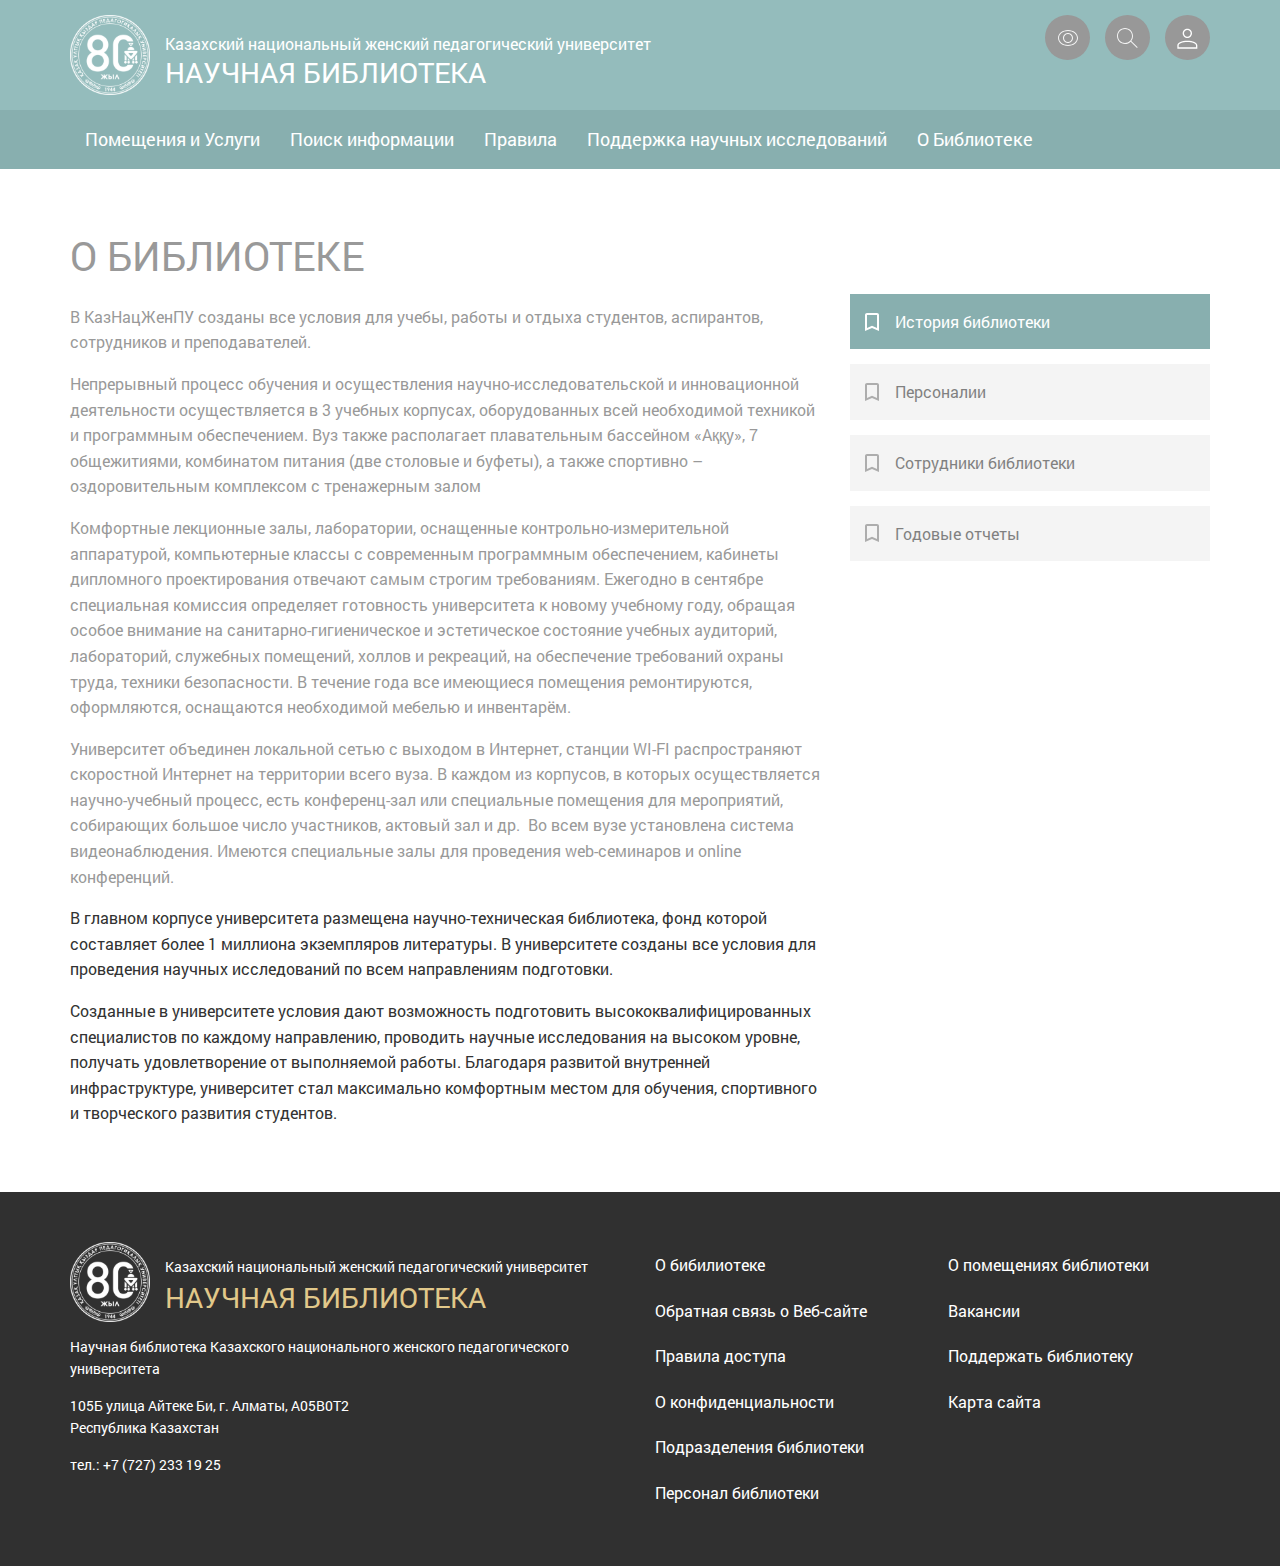
<file: index.html>
<!DOCTYPE html>
<!--[if lt IE 7 ]><html class="ie ie6" lang="en"> <![endif]-->
<!--[if IE 7 ]><html class="ie ie7" lang="en"> <![endif]-->
<!--[if IE 8 ]><html class="ie ie8" lang="en"> <![endif]-->
<!--[if (gte IE 9)|!(IE)]><!--><html lang="ru"> <!--<![endif]-->

<head>

	<meta charset="utf-8">

	<title>QzyPU Library</title>
	<meta name="description" content="">

	<link rel="shortcut icon" href="img/favicon/favicon.ico" type="image/x-icon">
	<link rel="apple-touch-icon" href="img/favicon/apple-touch-icon.png">
	<link rel="apple-touch-icon" sizes="72x72" href="img/favicon/apple-touch-icon-72x72.png">
	<link rel="apple-touch-icon" sizes="114x114" href="img/favicon/apple-touch-icon-114x114.png">

	<meta http-equiv="X-UA-Compatible" content="IE=edge">
	<meta name="viewport" content="width=device-width, initial-scale=1, maximum-scale=1">

	<link rel="stylesheet" href="libs/bootstrap/css/bootstrap-grid.min.css">
	<link rel="stylesheet" href="libs/animate/animate.css">

	<link rel="stylesheet" href="css/fonts.css">
	<link rel="stylesheet" href="css/main.css">
	<link rel="stylesheet" href="css/media.css">

	<script src="libs/modernizr/modernizr.js"></script>

</head>

<body>

	<header class="header">
		<div class="container">
			<div class="row">
				<div class="col-md-8">
					<div class="logo-wrap">
						<img src="img/qzypu-logo-w.svg" alt="QyzPU Lirary">
						<div class="logo-text">
							<p>Казахский национальный женский педагогический университет</p>
							<div class="name">Научная библиотека</div>
						</div>
					</div>
				</div>
				<div class="col-md-4">
					<div class="btn-wrap">
						<a href="#" class="icon eye"></a>
						<a href="#" class="icon search"></a>
						<a href="#" class="icon login"></a>
					</div>
				</div>
			</div>
		</div>
	</header>
	<nav class="nav">
		<div class="container">
			<div class="row">
				<div class="col-md-12">
					<ul class="menu">
						<li><a href="#">Помещения и Услуги</a></li>
						<li><a href="#">Поиск информации</a></li>
						<li><a href="#">Правила</a></li>
						<li><a href="#">Поддержка научных исследований</a></li>
						<li><a href="#">О Библиотеке</a></li>
					</ul>
				</div>
			</div>
		</div>
	</nav>
	<div class="page page-info">
		<div class="container">
			<div class="row">
				<div class="col-md-8">
					<div class="content-wrap">
						<div class="h4 title">О Библиотеке</div>
						<p>В КазНацЖенПУ созданы все условия для учебы, работы и отдыха студентов, аспирантов, сотрудников и преподавателей.</p>
						<p>Непрерывный процесс обучения и осуществления научно-исследовательской и инновационной деятельности осуществляется в 3 учебных корпусах, оборудованных всей необходимой техникой и программным обеспечением. Вуз также располагает плавательным бассейном «Аққу», 7 общежитиями, комбинатом питания (две столовые и буфеты), а также спортивно – оздоровительным комплексом с тренажерным залом</p>
						<p>Комфортные лекционные залы, лаборатории, оснащенные контрольно-измерительной аппаратурой, компьютерные классы с современным программным обеспечением, кабинеты дипломного проектирования отвечают самым строгим требованиям. Ежегодно в сентябре специальная комиссия определяет готовность университета к новому учебному году, обращая особое внимание на санитарно-гигиеническое и эстетическое состояние учебных аудиторий, лабораторий, служебных помещений, холлов и рекреаций, на обеспечение требований охраны труда, техники безопасности. В течение года все имеющиеся помещения ремонтируются, оформляются, оснащаются необходимой мебелью и инвентарём.</p>
						<p>Университет объединен локальной сетью с выходом в Интернет, станции WI-FI распространяют скоростной Интернет на территории всего вуза. В каждом из корпусов, в которых осуществляется научно-учебный процесс, есть конференц-зал или специальные помещения для мероприятий, собирающих большое число участников, актовый зал и др.  Во всем вузе установлена система видеонаблюдения. Имеются специальные залы для проведения web-семинаров и online конференций.</p>
						<p>В главном корпусе университета размещена научно-техническая библиотека, фонд которой составляет более 1 миллиона экземпляров литературы. В университете созданы все условия для проведения научных исследований по всем направлениям подготовки.</p>
						<p>Созданные в университете условия дают возможность подготовить высококвалифицированных специалистов по каждому направлению, проводить научные исследования на высоком уровне, получать удовлетворение от выполняемой работы. Благодаря развитой внутренней инфраструктуре, университет стал максимально комфортным местом для обучения, спортивного и творческого развития студентов.</p>
					</div>
				</div>
				<div class="col-md-4">
					<aside class="sidebar-wrap">
						<ul class="menu">
							<li class="active"><a href="#">История библиотеки</a></li>
							<li><a href="#">Персоналии</a></li>
							<li><a href="#">Сотрудники библиотеки</a></li>
							<li><a href="#">Годовые отчеты</a></li>
						</ul>
					</aside>
				</div>
			</div>
		</div>
	</div>

	<footer class="footer">
		<div class="container">
			<div class="row">
				<div class="col-md-6">
					<div class="logo-wrap">
						<img src="img/qzypu-logo-w.svg" alt="QyzPU Lirary">
						<div class="logo-text">
							<p>Казахский национальный женский педагогический университет</p>
							<div class="name">Научная библиотека</div>
						</div>
					</div>
					<div class="bottom-info">
						<p>Научная библиотека Казахского национального женского педагогического университета</p>
						<p>105Б улица Айтеке Би, г. Алматы, A05B0T2 <br>
							Республика Казахстан</p>
						<p>тел.: <a href="tel:+77272331925">+7 (727) 233 19 25</a></p>
					</div>
				</div>
				<div class="col-md-3">
					<div class="bottom-menu-wrap">
						<ul class="menu">
							<li><a href="#">О бибилиотеке</a></li>
							<li><a href="#">Обратная связь о Веб-сайте</a></li>
							<li><a href="#">Правила доступа</a></li>
							<li><a href="#">О конфиденциальности</a></li>
							<li><a href="#">Подразделения библиотеки</a></li>
							<li><a href="#">Персонал библиотеки</a></li>
						</ul>
					</div>
				</div>
				<div class="col-md-3">
					<div class="bottom-menu-wrap">
						<ul class="menu">
							<li><a href="#">О помещениях библиотеки</a></li>
							<li><a href="#">Вакансии</a></li>
							<li><a href="#">Поддержать библиотеку</a></li>
							<li><a href="#">Карта сайта</a></li>
						</ul>
					</div>
				</div>
			</div>
		</div>
	</footer>
	<div class="hidden"></div>

	<div class="loader">
		<div class="loader_inner"></div>
	</div>

	<!--[if lt IE 9]>
	<script src="libs/html5shiv/es5-shim.min.js"></script>
	<script src="libs/html5shiv/html5shiv.min.js"></script>
	<script src="libs/html5shiv/html5shiv-printshiv.min.js"></script>
	<script src="libs/respond/respond.min.js"></script>
	<![endif]-->
	
	<script src="libs/jquery/jquery-1.11.2.min.js"></script>
	<script src="libs/waypoints/waypoints.min.js"></script>
	<script src="libs/animate/animate-css.js"></script>
	<script src="libs/plugins-scroll/plugins-scroll.js"></script>
	
	<script src="js/common.js"></script>
	
</body>
</html>
</file>
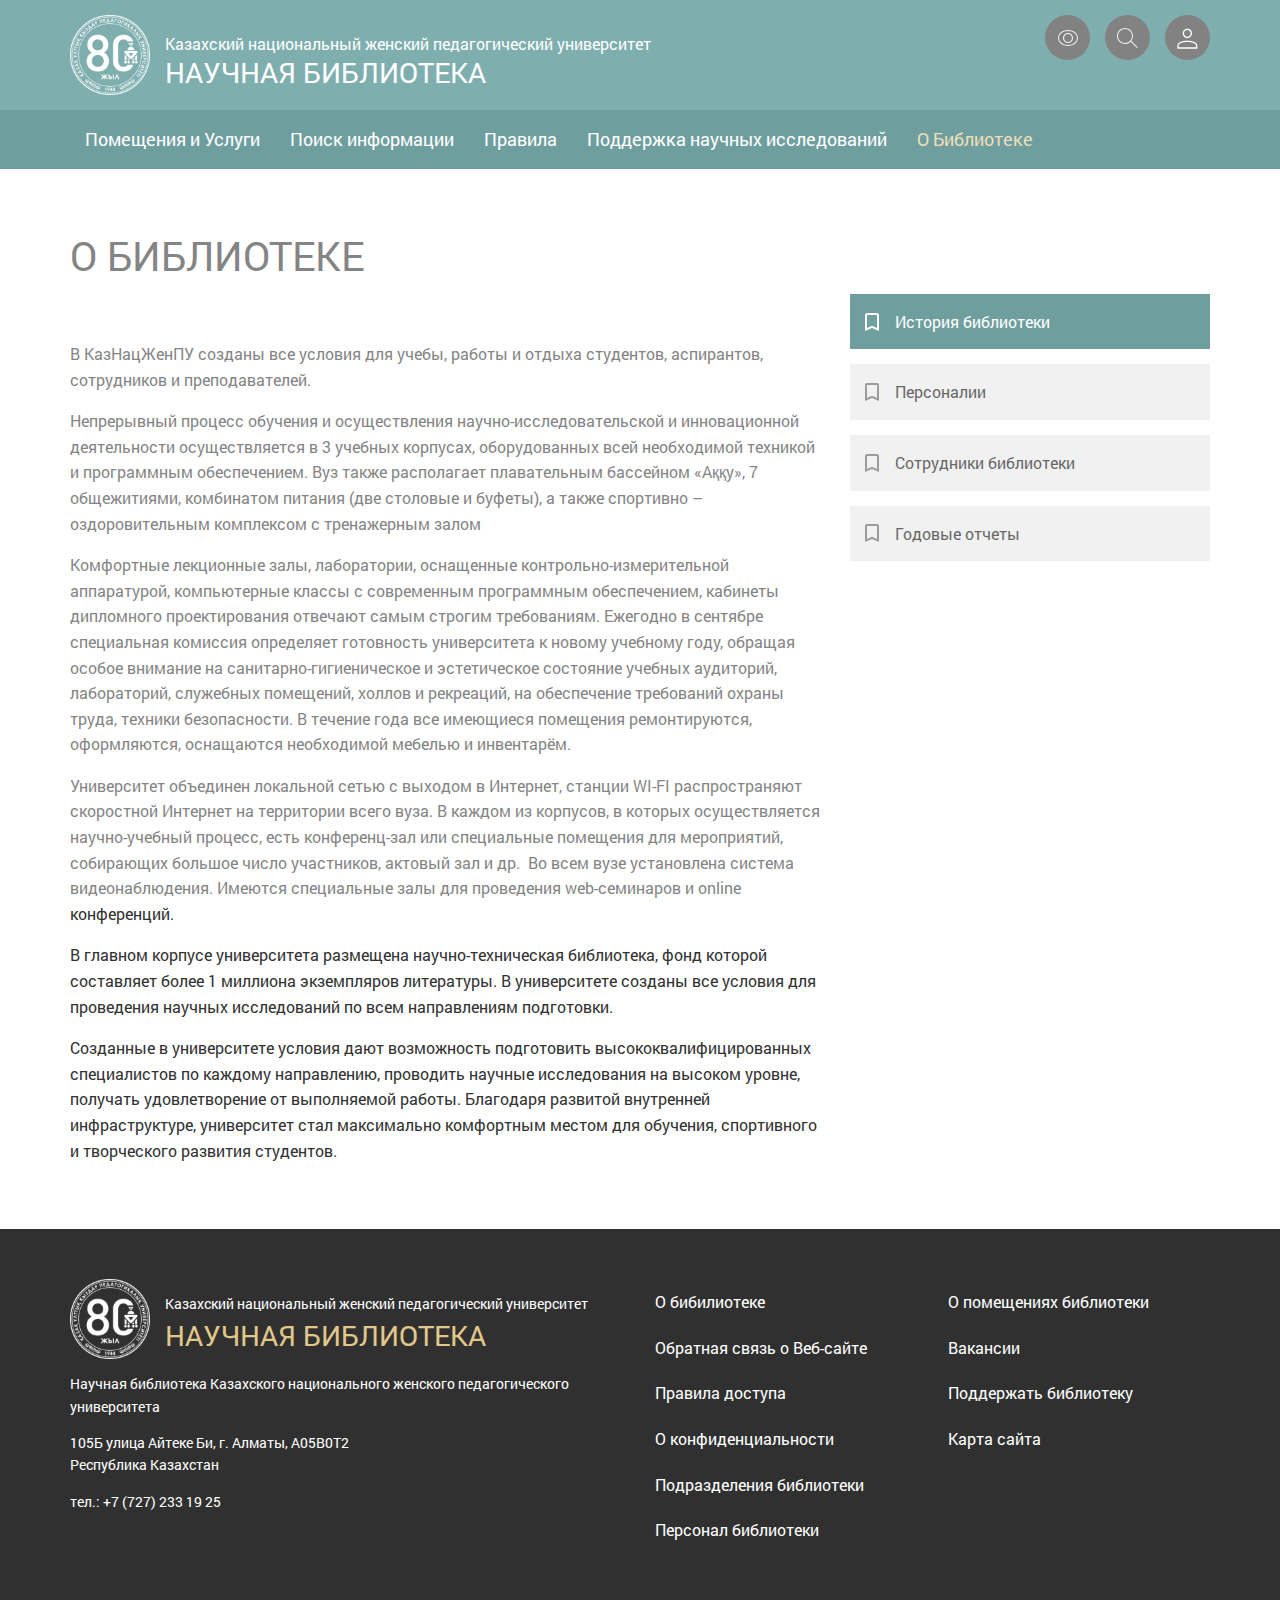
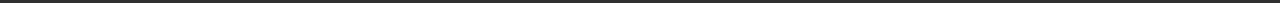
<file: about.html>
<!DOCTYPE html>
<!--[if lt IE 7 ]><html class="ie ie6" lang="en"> <![endif]-->
<!--[if IE 7 ]><html class="ie ie7" lang="en"> <![endif]-->
<!--[if IE 8 ]><html class="ie ie8" lang="en"> <![endif]-->
<!--[if (gte IE 9)|!(IE)]><!--><html lang="ru"> <!--<![endif]-->

<head>

	<meta charset="utf-8">

	<title>QzyPU Library</title>
	<meta name="description" content="">

	<link rel="shortcut icon" href="img/favicon/favicon.ico" type="image/x-icon">
	<link rel="apple-touch-icon" href="img/favicon/apple-touch-icon.png">
	<link rel="apple-touch-icon" sizes="72x72" href="img/favicon/apple-touch-icon-72x72.png">
	<link rel="apple-touch-icon" sizes="114x114" href="img/favicon/apple-touch-icon-114x114.png">

	<meta http-equiv="X-UA-Compatible" content="IE=edge">
	<meta name="viewport" content="width=device-width, initial-scale=1, maximum-scale=1">

	<link rel="stylesheet" href="libs/bootstrap/css/bootstrap-grid.min.css">
	<link rel="stylesheet" href="libs/animate/animate.css">

	<link rel="stylesheet" href="css/fonts.css">
	<link rel="stylesheet" href="css/main.css">
	<link rel="stylesheet" href="css/media.css">

	<script src="libs/modernizr/modernizr.js"></script>

</head>

<body>

	<header class="header">
		<div class="container">
			<div class="row">
				<div class="col-md-8">
					<div class="logo-wrap">
						<a href="index.html"><img src="img/qzypu-logo-w.svg" alt="QyzPU Lirary"></a>
						<div class="logo-text">
							<p>Казахский национальный женский педагогический университет</p>
							<div class="name">Научная библиотека</div>
						</div>
					</div>
				</div>
				<div class="col-md-4">
					<div class="btn-wrap">
						<a href="#" class="icon eye"></a>
						<a href="#" class="icon search"></a>
						<a href="#" class="icon login"></a>
					</div>
				</div>
			</div>
		</div>
	</header>
	<nav class="nav">
		<div class="container">
			<div class="row">
				<div class="col-md-12">
					<ul class="menu">
						<li><a href="#">Помещения и Услуги</a></li>
						<li><a href="#">Поиск информации</a></li>
						<li><a href="#">Правила</a></li>
						<li><a href="#">Поддержка научных исследований</a></li>
						<li class="active"><a href="about.html">О Библиотеке</a></li>
					</ul>
				</div>
			</div>
		</div>
	</nav>
	<div class="page page-info">
		<div class="container">
			<div class="row">
				<div class="col-md-8">
					<div class="content-wrap">
						<h4 class="title">О Библиотеке</h4>
						<p>В КазНацЖенПУ созданы все условия для учебы, работы и отдыха студентов, аспирантов, сотрудников и преподавателей.</p>
						<p>Непрерывный процесс обучения и осуществления научно-исследовательской и инновационной деятельности осуществляется в 3 учебных корпусах, оборудованных всей необходимой техникой и программным обеспечением. Вуз также располагает плавательным бассейном «Аққу», 7 общежитиями, комбинатом питания (две столовые и буфеты), а также спортивно – оздоровительным комплексом с тренажерным залом</p>
						<p>Комфортные лекционные залы, лаборатории, оснащенные контрольно-измерительной аппаратурой, компьютерные классы с современным программным обеспечением, кабинеты дипломного проектирования отвечают самым строгим требованиям. Ежегодно в сентябре специальная комиссия определяет готовность университета к новому учебному году, обращая особое внимание на санитарно-гигиеническое и эстетическое состояние учебных аудиторий, лабораторий, служебных помещений, холлов и рекреаций, на обеспечение требований охраны труда, техники безопасности. В течение года все имеющиеся помещения ремонтируются, оформляются, оснащаются необходимой мебелью и инвентарём.</p>
						<p>Университет объединен локальной сетью с выходом в Интернет, станции WI-FI распространяют скоростной Интернет на территории всего вуза. В каждом из корпусов, в которых осуществляется научно-учебный процесс, есть конференц-зал или специальные помещения для мероприятий, собирающих большое число участников, актовый зал и др.  Во всем вузе установлена система видеонаблюдения. Имеются специальные залы для проведения web-семинаров и online конференций.</p>
						<p>В главном корпусе университета размещена научно-техническая библиотека, фонд которой составляет более 1 миллиона экземпляров литературы. В университете созданы все условия для проведения научных исследований по всем направлениям подготовки.</p>
						<p>Созданные в университете условия дают возможность подготовить высококвалифицированных специалистов по каждому направлению, проводить научные исследования на высоком уровне, получать удовлетворение от выполняемой работы. Благодаря развитой внутренней инфраструктуре, университет стал максимально комфортным местом для обучения, спортивного и творческого развития студентов.</p>
					</div>
				</div>
				<div class="col-md-4">
					<aside class="sidebar-wrap">
						<ul class="menu">
							<li class="active"><a href="#">История библиотеки</a></li>
							<li><a href="#">Персоналии</a></li>
							<li><a href="#">Сотрудники библиотеки</a></li>
							<li><a href="#">Годовые отчеты</a></li>
						</ul>
					</aside>
				</div>
			</div>
		</div>
	</div>

	<footer class="footer">
		<div class="container">
			<div class="row">
				<div class="col-md-6">
					<div class="logo-wrap">
						<img src="img/qzypu-logo-w.svg" alt="QyzPU Lirary">
						<div class="logo-text">
							<p>Казахский национальный женский педагогический университет</p>
							<div class="name">Научная библиотека</div>
						</div>
					</div>
					<div class="bottom-info">
						<p>Научная библиотека Казахского национального женского педагогического университета</p>
						<p>105Б улица Айтеке Би, г. Алматы, A05B0T2 <br>
							Республика Казахстан</p>
						<p>тел.: <a href="tel:+77272331925">+7 (727) 233 19 25</a></p>
					</div>
				</div>
				<div class="col-md-3">
					<div class="bottom-menu-wrap">
						<ul class="menu">
							<li><a href="#">О бибилиотеке</a></li>
							<li><a href="#">Обратная связь о Веб-сайте</a></li>
							<li><a href="#">Правила доступа</a></li>
							<li><a href="#">О конфиденциальности</a></li>
							<li><a href="#">Подразделения библиотеки</a></li>
							<li><a href="#">Персонал библиотеки</a></li>
						</ul>
					</div>
				</div>
				<div class="col-md-3">
					<div class="bottom-menu-wrap">
						<ul class="menu">
							<li><a href="#">О помещениях библиотеки</a></li>
							<li><a href="#">Вакансии</a></li>
							<li><a href="#">Поддержать библиотеку</a></li>
							<li><a href="#">Карта сайта</a></li>
						</ul>
					</div>
				</div>
			</div>
		</div>
	</footer>
	<div class="hidden"></div>

	<div class="loader">
		<div class="loader_inner"></div>
	</div>

	<!--[if lt IE 9]>
	<script src="libs/html5shiv/es5-shim.min.js"></script>
	<script src="libs/html5shiv/html5shiv.min.js"></script>
	<script src="libs/html5shiv/html5shiv-printshiv.min.js"></script>
	<script src="libs/respond/respond.min.js"></script>
	<![endif]-->
	
	<script src="libs/jquery/jquery-1.11.2.min.js"></script>
	<script src="libs/waypoints/waypoints.min.js"></script>
	<script src="libs/animate/animate-css.js"></script>
	<script src="libs/plugins-scroll/plugins-scroll.js"></script>
	
	<script src="js/common.js"></script>
	
</body>
</html>
</file>
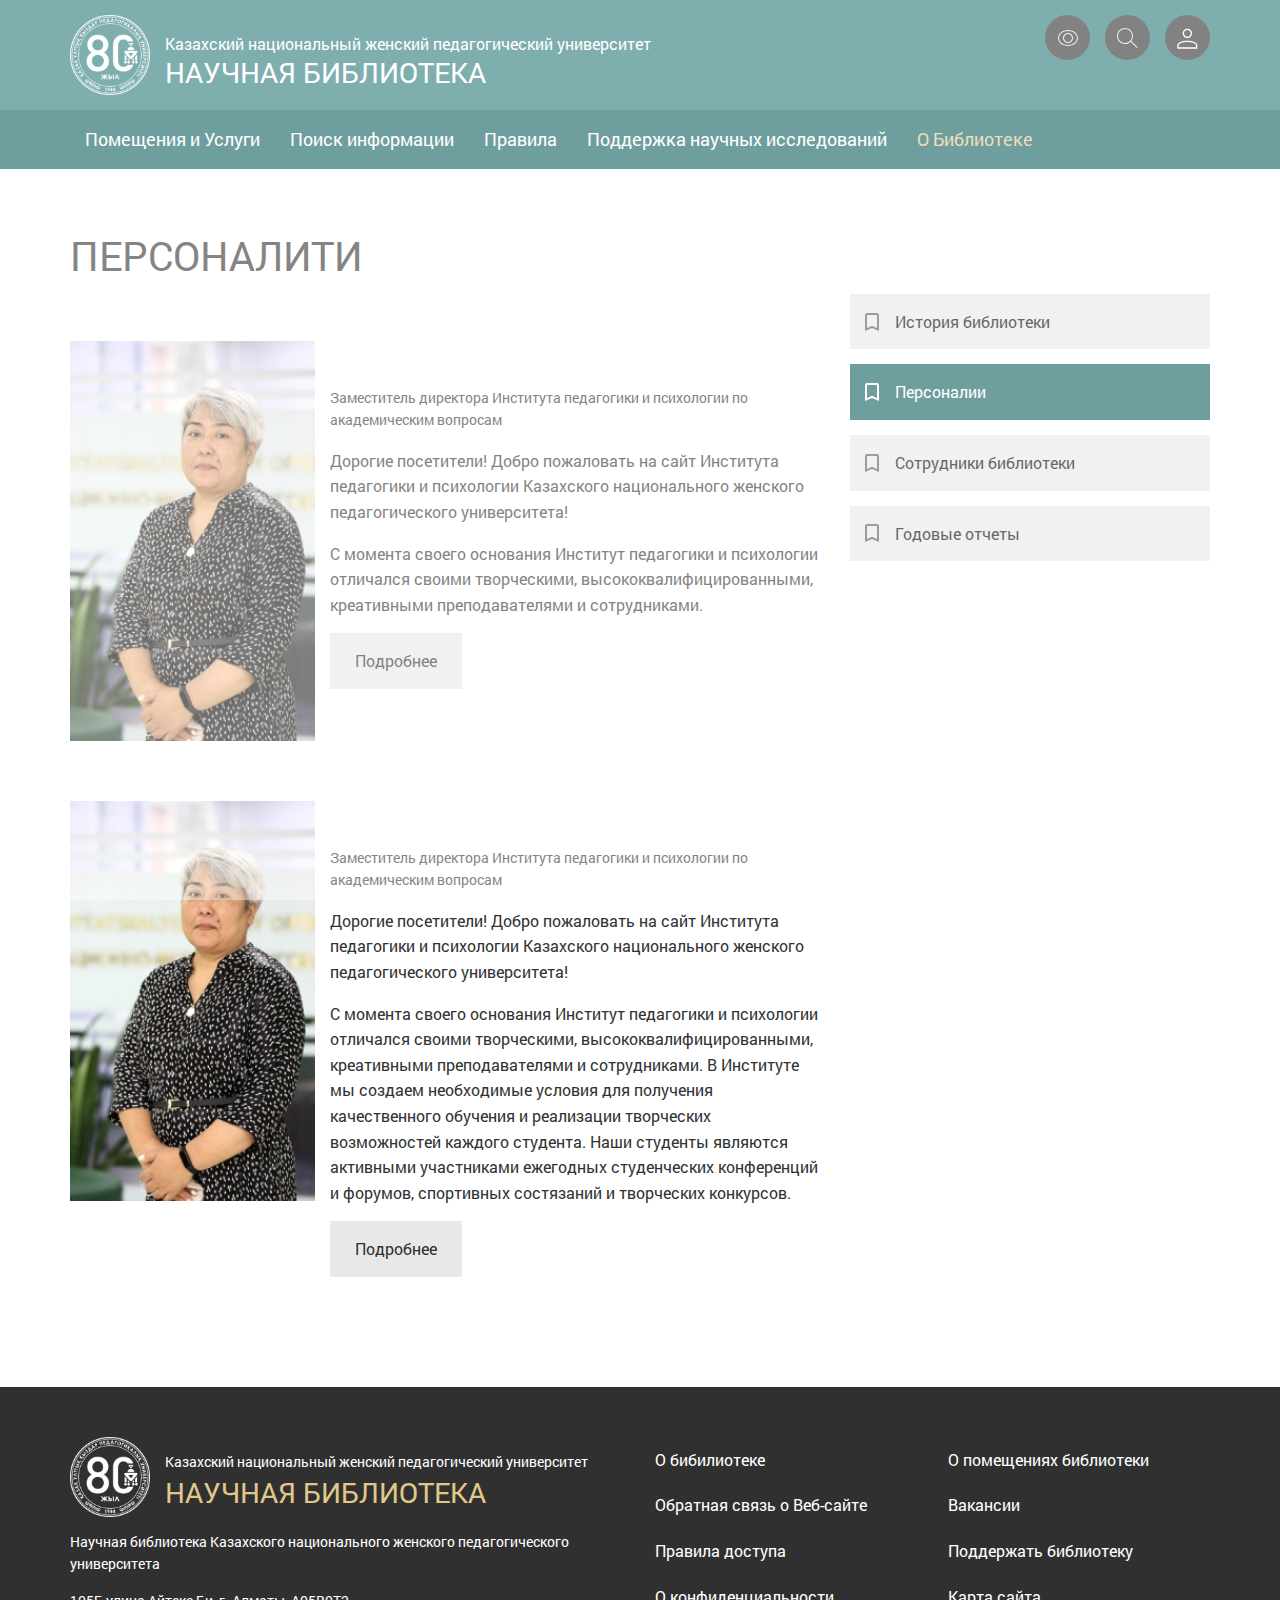
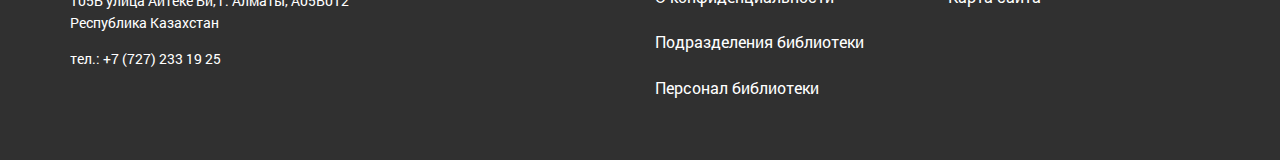
<file: person.html>
<!DOCTYPE html>
<!--[if lt IE 7 ]><html class="ie ie6" lang="en"> <![endif]-->
<!--[if IE 7 ]><html class="ie ie7" lang="en"> <![endif]-->
<!--[if IE 8 ]><html class="ie ie8" lang="en"> <![endif]-->
<!--[if (gte IE 9)|!(IE)]><!--><html lang="ru"> <!--<![endif]-->

<head>

	<meta charset="utf-8">

	<title>QzyPU Library</title>
	<meta name="description" content="">

	<link rel="shortcut icon" href="img/favicon/favicon.ico" type="image/x-icon">
	<link rel="apple-touch-icon" href="img/favicon/apple-touch-icon.png">
	<link rel="apple-touch-icon" sizes="72x72" href="img/favicon/apple-touch-icon-72x72.png">
	<link rel="apple-touch-icon" sizes="114x114" href="img/favicon/apple-touch-icon-114x114.png">

	<meta http-equiv="X-UA-Compatible" content="IE=edge">
	<meta name="viewport" content="width=device-width, initial-scale=1, maximum-scale=1">

	<link rel="stylesheet" href="libs/bootstrap/css/bootstrap-grid.min.css">
	<link rel="stylesheet" href="libs/animate/animate.css">

	<link rel="stylesheet" href="css/fonts.css">
	<link rel="stylesheet" href="css/main.css">
	<link rel="stylesheet" href="css/media.css">

	<script src="libs/modernizr/modernizr.js"></script>

</head>

<body>

	<header class="header">
		<div class="container">
			<div class="row">
				<div class="col-md-8">
					<div class="logo-wrap">
						<a href="index.html"><img src="img/qzypu-logo-w.svg" alt="QyzPU Lirary"></a>
						<div class="logo-text">
							<p>Казахский национальный женский педагогический университет</p>
							<div class="name">Научная библиотека</div>
						</div>
					</div>
				</div>
				<div class="col-md-4">
					<div class="btn-wrap">
						<a href="#" class="icon eye"></a>
						<a href="#" class="icon search"></a>
						<a href="#" class="icon login"></a>
					</div>
				</div>
			</div>
		</div>
	</header>
	<nav class="nav">
		<div class="container">
			<div class="row">
				<div class="col-md-12">
					<ul class="menu">
						<li><a href="#">Помещения и Услуги</a></li>
						<li><a href="#">Поиск информации</a></li>
						<li><a href="#">Правила</a></li>
						<li><a href="#">Поддержка научных исследований</a></li>
						<li class="active"><a href="about.html">О Библиотеке</a></li>
					</ul>
				</div>
			</div>
		</div>
	</nav>
	<div class="page page-info">
		<div class="container">
			<div class="row">
				<div class="col-md-8">
					<div class="content-wrap">
						<h4 class="title">Персоналити</h4>
						<div class="block-wrap list">
							<div class="block">
								<div class="img-wrap">
									<img src="img/person.jpg" alt="Person">
								</div>
								<div class="content">
									<h4 class="title">Адасканова Жадыра Кайратовна</h4>
									<p class="desc">Заместитель директора Института педагогики и психологии по академическим  вопросам</p>
									<p>Дорогие посетители! Добро пожаловать на сайт Института педагогики и психологии Казахского национального женского педагогического университета! </p>
									<p>С момента своего основания Институт педагогики и психологии отличался своими творческими, высококвалифицированными, креативными преподавателями и сотрудниками.</p>
									<a href="#" class="btn btn-more">Подробнее</a>
								</div>
							</div>
							<div class="block">
								<div class="img-wrap">
									<img src="img/person.jpg" alt="Person">
								</div>
								<div class="content">
									<h4 class="title">Адасканова Жадыра Кайратовна</h4>
									<p class="desc">Заместитель директора Института педагогики и психологии по академическим  вопросам</p>
									<p>Дорогие посетители! Добро пожаловать на сайт Института педагогики и психологии Казахского национального женского педагогического университета! </p>
									<p>С момента своего основания Институт педагогики и психологии отличался своими творческими, высококвалифицированными, креативными преподавателями и сотрудниками. В Институте мы создаем необходимые условия для получения качественного обучения и реализации творческих возможностей каждого студента. Наши студенты являются активными участниками ежегодных студенческих конференций и форумов, спортивных состязаний и творческих конкурсов. </p>
									<a href="#" class="btn btn-more">Подробнее</a>
								</div>
							</div>
						</div>
					</div>
				</div>
				<div class="col-md-4">
					<aside class="sidebar-wrap">
						<ul class="menu">
							<li><a href="#">История библиотеки</a></li>
							<li class="active">Персоналии</li>
							<li><a href="#">Сотрудники библиотеки</a></li>
							<li><a href="#">Годовые отчеты</a></li>
						</ul>
					</aside>
				</div>
			</div>
		</div>
	</div>

	<footer class="footer">
		<div class="container">
			<div class="row">
				<div class="col-md-6">
					<div class="logo-wrap">
						<img src="img/qzypu-logo-w.svg" alt="QyzPU Lirary">
						<div class="logo-text">
							<p>Казахский национальный женский педагогический университет</p>
							<div class="name">Научная библиотека</div>
						</div>
					</div>
					<div class="bottom-info">
						<p>Научная библиотека Казахского национального женского педагогического университета</p>
						<p>105Б улица Айтеке Би, г. Алматы, A05B0T2 <br>
							Республика Казахстан</p>
						<p>тел.: <a href="tel:+77272331925">+7 (727) 233 19 25</a></p>
					</div>
				</div>
				<div class="col-md-3">
					<div class="bottom-menu-wrap">
						<ul class="menu">
							<li><a href="#">О бибилиотеке</a></li>
							<li><a href="#">Обратная связь о Веб-сайте</a></li>
							<li><a href="#">Правила доступа</a></li>
							<li><a href="#">О конфиденциальности</a></li>
							<li><a href="#">Подразделения библиотеки</a></li>
							<li><a href="#">Персонал библиотеки</a></li>
						</ul>
					</div>
				</div>
				<div class="col-md-3">
					<div class="bottom-menu-wrap">
						<ul class="menu">
							<li><a href="#">О помещениях библиотеки</a></li>
							<li><a href="#">Вакансии</a></li>
							<li><a href="#">Поддержать библиотеку</a></li>
							<li><a href="#">Карта сайта</a></li>
						</ul>
					</div>
				</div>
			</div>
		</div>
	</footer>
	<div class="hidden"></div>

	<div class="loader">
		<div class="loader_inner"></div>
	</div>

	<!--[if lt IE 9]>
	<script src="libs/html5shiv/es5-shim.min.js"></script>
	<script src="libs/html5shiv/html5shiv.min.js"></script>
	<script src="libs/html5shiv/html5shiv-printshiv.min.js"></script>
	<script src="libs/respond/respond.min.js"></script>
	<![endif]-->
	
	<script src="libs/jquery/jquery-1.11.2.min.js"></script>
	<script src="libs/waypoints/waypoints.min.js"></script>
	<script src="libs/animate/animate-css.js"></script>
	<script src="libs/plugins-scroll/plugins-scroll.js"></script>
	
	<script src="js/common.js"></script>
	
</body>
</html>
</file>
<file: css/fonts.css>
@font-face {
  font-family: "RobotoRegular";
  font-style: normal;
  font-weight: normal;
  src: url("../fonts/RobotoRegular/RobotoRegular.eot?#iefix") format("embedded-opentype"), url("../fonts/RobotoRegular/RobotoRegular.woff") format("woff"), url("../fonts/RobotoRegular/RobotoRegular.ttf") format("truetype");
}/*# sourceMappingURL=fonts.css.map */
</file>
<file: css/main.css>
html.js .loader {
  background: none repeat scroll 0 0 #ffffff;
  bottom: 0;
  height: 100%;
  left: 0;
  position: fixed;
  right: 0;
  top: 0;
  width: 100%;
  z-index: 9999;
}
html.js .loader .loader_inner {
  background-image: url("../img/preloader.gif");
  background-size: cover;
  background-repeat: no-repeat;
  background-position: center center;
  background-color: #fff;
  height: 60px;
  width: 60px;
  margin-top: -30px;
  margin-left: -30px;
  left: 50%;
  top: 50%;
  position: absolute;
}

body {
  font-family: "RobotoRegular", sans-serif;
  font-weight: normal;
  font-size: 16px;
  min-width: 320px;
  position: relative;
  line-height: 1.6;
  -webkit-font-smoothing: antialiased;
  overflow-x: hidden;
}

body input:focus:required:invalid,
body textarea:focus:required:invalid {
  color: red;
}

body input:required:valid,
body textarea:required:valid {
  color: green;
}

.hidden {
  display: none;
}

.btn {
  padding: 15px 25px;
  color: #303030;
  background-color: #E8E8E8;
  display: inline-block;
}
.btn:hover {
  text-decoration: none;
  color: #fff;
  background-color: #105E5E;
}

.header {
  background-color: #287878;
  color: #fff;
  padding: 15px 0;
}
.header .btn-wrap {
  display: flex;
  justify-content: flex-end;
  gap: 15px;
}
.header .btn-wrap a {
  display: block;
  background-color: #303030;
  border-radius: 50%;
  width: 45px;
  height: 45px;
  text-align: center;
}

.icon {
  background-repeat: no-repeat;
  background-position: center;
}
.icon.eye {
  background-image: url("../img/icon/eye.svg");
}
.icon.search {
  background-image: url("../img/icon/search.svg");
}
.icon.login {
  background-image: url("../img/icon/account.svg");
}

.logo-wrap {
  display: flex;
  flex-wrap: wrap;
}
.logo-wrap .logo-text {
  flex: 2;
  margin-left: 15px;
}
.logo-wrap .logo-text .name {
  font-size: 28px;
  line-height: 0;
  text-transform: uppercase;
}

ul.menu {
  list-style-type: none;
  margin: 0;
  padding: 0;
}

nav {
  background-color: #105E5E;
  margin-bottom: 55px;
}
nav ul.menu {
  display: flex;
}
nav ul.menu li {
  font-size: 18px;
}
nav ul.menu li a {
  display: block;
  padding: 15px;
  color: #fff;
  text-decoration: none;
}
nav ul.menu li:hover a {
  color: #E1C88A;
}
nav ul.menu li.active a {
  color: #E1C88A;
}

.page .title {
  font-size: 40px;
  font-weight: 200;
  text-transform: uppercase;
  margin-top: 0;
}

.sidebar-wrap {
  margin-top: 70px;
}
.sidebar-wrap ul.menu li {
  background-color: #E8E8E8;
  padding: 15px;
  margin-bottom: 15px;
  background-image: url("../img/icon/menu-l-b.svg");
  background-repeat: no-repeat;
  background-position: 15px center;
  padding-left: 45px;
  color: #fff;
}
.sidebar-wrap ul.menu li a {
  color: #000;
  display: block;
}
.sidebar-wrap ul.menu li.active {
  background-color: #105E5E;
  background-image: url("../img/icon/menu-l.svg");
}
.sidebar-wrap ul.menu li.active a {
  color: #fff;
}
.sidebar-wrap ul.menu li:hover {
  background-color: #105E5E;
  background-image: url("../img/icon/menu-l.svg");
}
.sidebar-wrap ul.menu li:hover a {
  text-decoration: none;
  color: #fff;
}

.block-wrap .block {
  display: flex;
  gap: 15px;
  padding-bottom: 30px;
  margin-bottom: 30px;
}
.block-wrap .block .desc {
  font-size: 14px;
}
.block-wrap .block:hover img {
  transform: scale(1.1);
}
.block-wrap .img-wrap {
  flex: 1;
  overflow: hidden;
}
.block-wrap .img-wrap img {
  transition: all 0.25s ease-in-out;
}
.block-wrap .content {
  flex: 2;
}
.block-wrap .content .title {
  font-size: 20px;
  margin: 0;
  color: #fff;
}
.block-wrap.card {
  flex-direction: row;
  flex-wrap: wrap;
  display: flex;
  gap: 15px;
}
.block-wrap.card .block {
  width: 32%;
  position: relative;
  overflow: hidden;
}
.block-wrap.card .block .img-wrap img {
  width: 100%;
}
.block-wrap.card .block .content {
  position: absolute;
  bottom: 0;
  padding: 15px;
  color: #fff;
  background: rgb(102, 102, 102);
  background: linear-gradient(180deg, rgba(102, 102, 102, 0) 0%, #000 100%);
}
.block-wrap.card .block .content p {
  max-height: 0;
  overflow: hidden;
  transition: max-height 0.25s ease-out;
}
.block-wrap.card .block:hover .content {
  background: rgb(102, 102, 102);
  background: linear-gradient(180deg, rgba(102, 102, 102, 0) 0%, rgb(40, 120, 120) 100%);
}
.block-wrap.card .block:hover .content p {
  max-height: 250px;
}

.footer {
  background-color: #303030;
  padding: 50px 0;
  color: #fff;
  margin-top: 50px;
}
.footer a {
  color: #fff;
}
.footer .logo-wrap .logo-text {
  font-size: 14px;
}
.footer .logo-wrap .name {
  color: #E1C88A;
  display: contents;
}
.footer .bottom-info {
  font-size: 14px;
}
.footer .bottom-menu-wrap ul li {
  padding: 10px 0;
}/*# sourceMappingURL=main.css.map */
</file>
<file: css/media.css>
/*==========  Desktop First Method  ==========*/

/* Large Devices, Wide Screens */
@media only screen and (max-width : 1200px) {

}

/* Medium Devices, Desktops */
@media only screen and (max-width : 992px) {

}

/* Small Devices, Tablets */
@media only screen and (max-width : 768px) {

	/*Disable Animation on Mobile Devices*/
	.animated {
		/*CSS transitions*/
		-o-transition-property: none !important;
		-moz-transition-property: none !important;
		-ms-transition-property: none !important;
		-webkit-transition-property: none !important;
		transition-property: none !important;
		/*CSS transforms*/
		-o-transform: none !important;
		-moz-transform: none !important;
		-ms-transform: none !important;
		-webkit-transform: none !important;
		transform: none !important;
		/*CSS animations*/
		-webkit-animation: none !important;
		-moz-animation: none !important;
		-o-animation: none !important;
		-ms-animation: none !important;
		animation: none !important;
	}

}

/* Extra Small Devices, Phones */
@media only screen and (max-width : 480px) {

}

/* Custom, iPhone Retina */
@media only screen and (max-width : 320px) {

}


/*==========  Mobile First Method  ==========*/

/* Custom, iPhone Retina */
@media only screen and (min-width : 320px) {

}

/* Extra Small Devices, Phones */
@media only screen and (min-width : 480px) {

}

/* Small Devices, Tablets */
@media only screen and (min-width : 768px) {

}

/* Medium Devices, Desktops */
@media only screen and (min-width : 992px) {

}

 /* Large Devices, Wide Screens */
@media only screen and (min-width : 1200px) {

}
</file>
